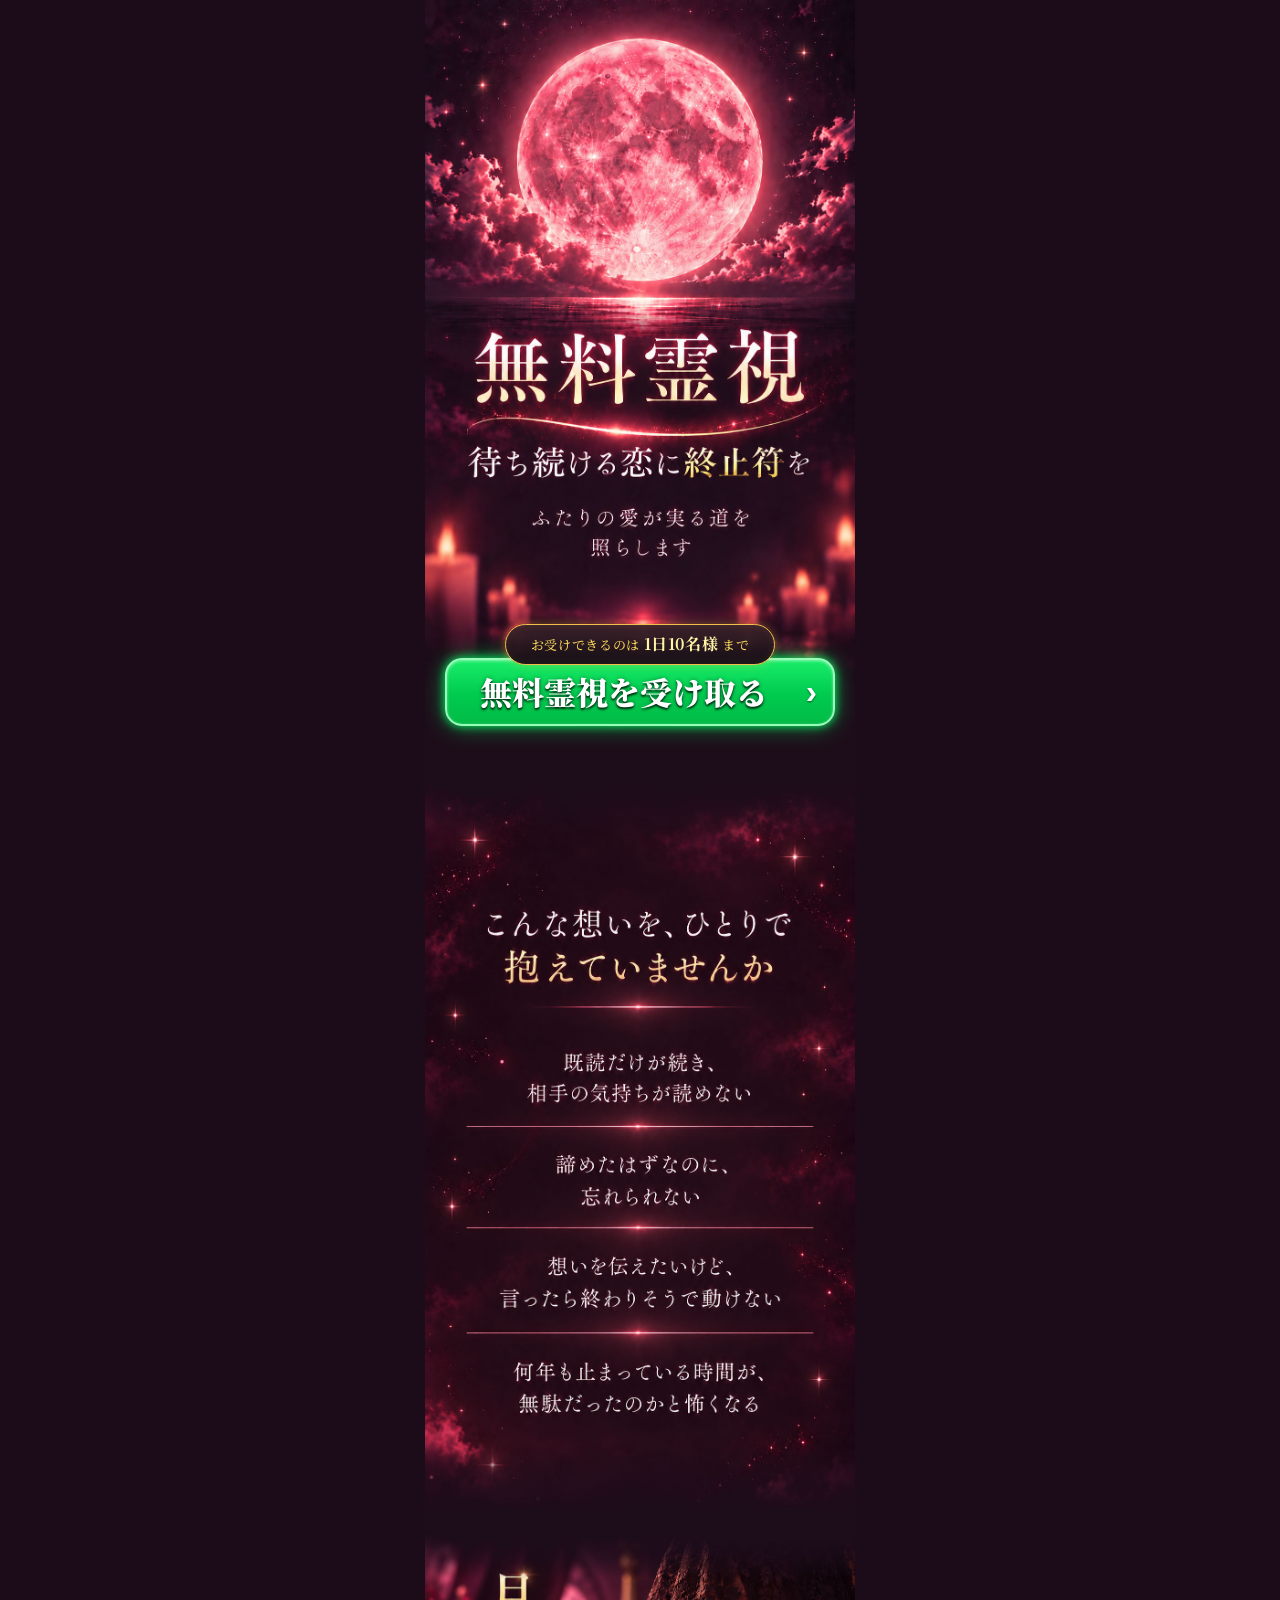
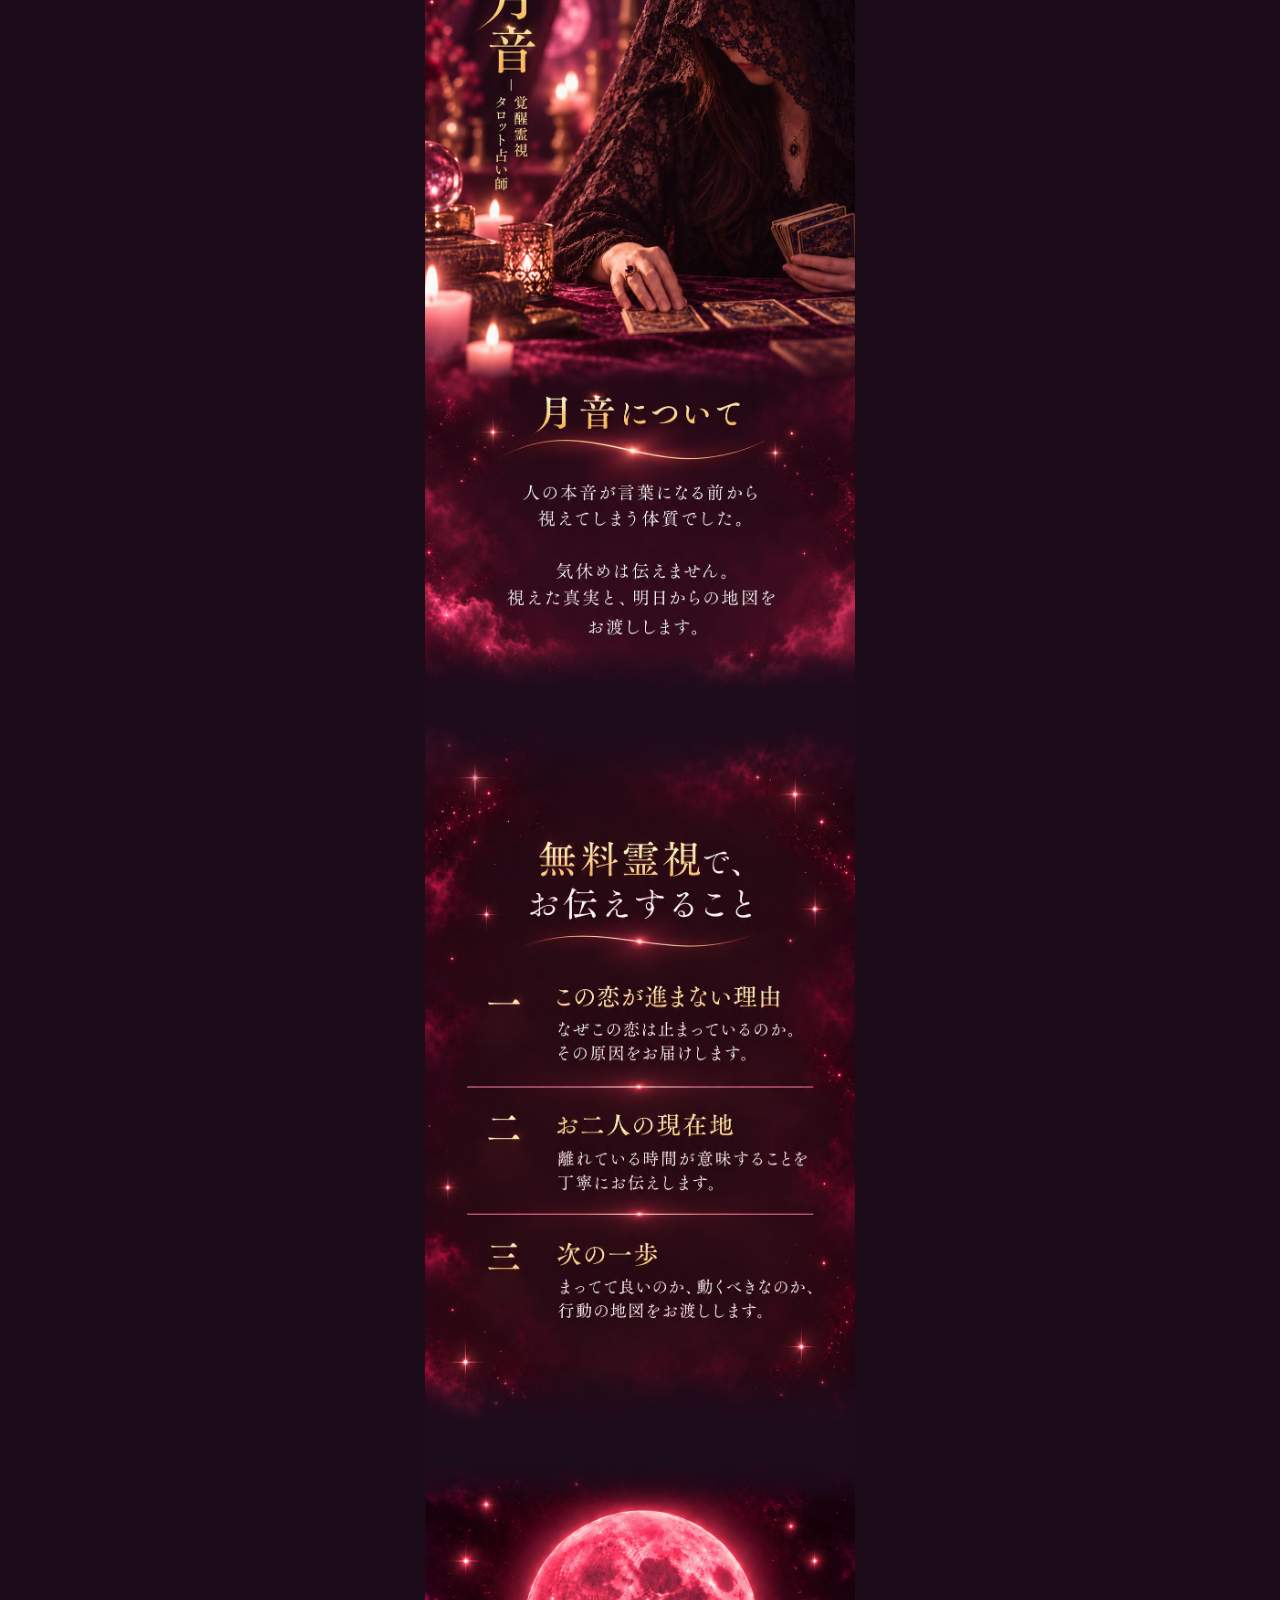
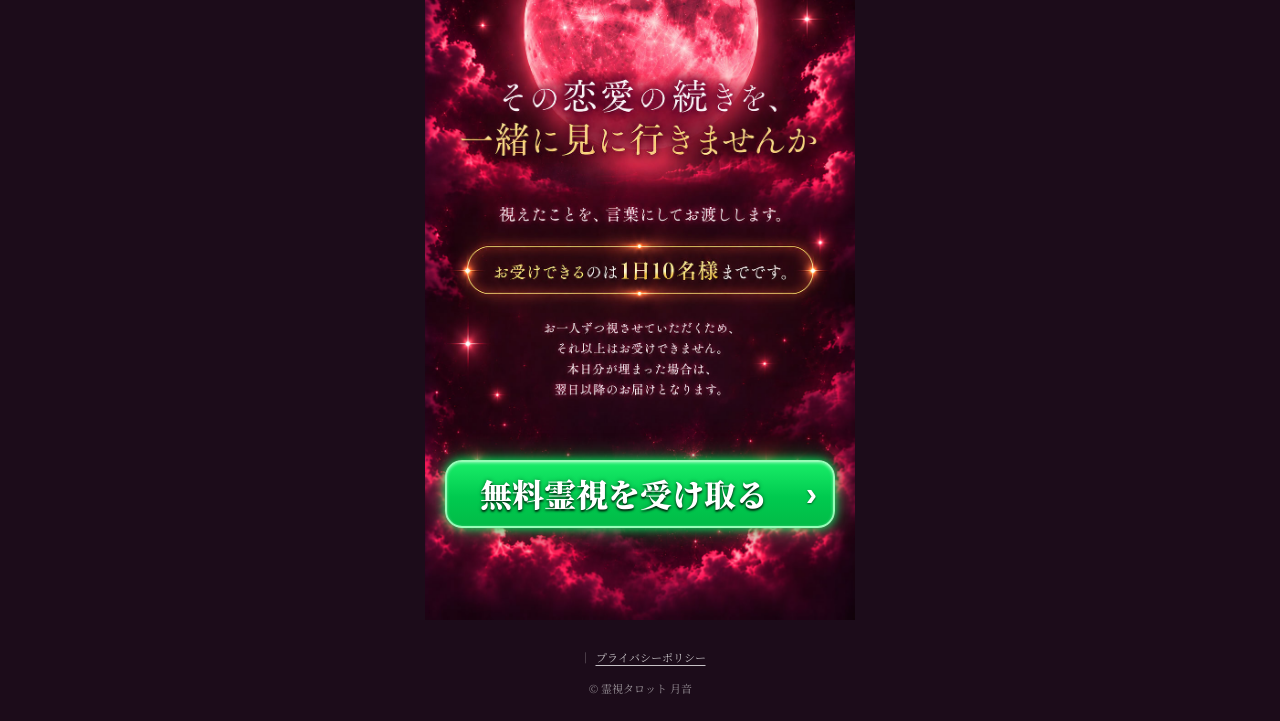
<file: index.html>
<!DOCTYPE html>
<html lang="ja">

<head>
  <meta charset="UTF-8">

  <meta
    name="viewport"
    content="width=device-width, initial-scale=1.0, maximum-scale=1.0"
  >

  <meta name="robots" content="noindex,nofollow">

  <title>無料霊視｜月音</title>

  <link rel="stylesheet" href="./css/style.css">

  <script type="text/javascript">
    (function(c,l,a,r,i,t,y){
        c[a]=c[a]function(){(c[a].q=c[a].q
[]).push(arguments)};
        t=l.createElement(r);t.async=1;t.src="https://www.clarity.ms/tag/"+i;
        y=l.getElementsByTagName(r)[0];y.parentNode.insertBefore(t,y);
    })(window, document, "clarity", "script", "ypl94scwec");
</script>

<!-- Google tag (gtag.js) -->
<script async src="https://www.googletagmanager.com/gtag/js?id=G-2BP462J7MH"></script>
<script>
  window.dataLayer = window.dataLayer || [];
  function gtag(){dataLayer.push(arguments);}
  gtag('js', new Date());

  gtag('config', 'G-2BP462J7MH');
</script>

</head>


<body>

  <main class="lp">

    <!-- =========================
         FV
    ========================== -->
    <section class="fv">

      <div class="fv__image">
        <img
          src="./images/fv.jpg"
          alt="無料霊視 待ち続ける恋に終止符を ふたりの愛が実る道を照らします"
        >
      </div>


      <!-- CTA -->
      <div class="fv__cta">

        <div class="fv__cta-limit">
          お受けできるのは
          <strong>1日10名様</strong>
          まで
        </div>

        <a
          href="https://lin.ee/xtwb2RW"
          class="fv__cta-button"
        >
          無料霊視を受け取る
        </a>

      </div>

    </section>
    <!-- /FV -->


    <!-- =========================
     Section 02
    ========================== -->
    <section class="section02">

    <img
        src="./images/section2_v2.jpg"
        alt="こんな想いを、ひとりで抱えていませんか"
        class="section02__image"
    >

    </section>
    <!-- /Section 02 -->

    <!-- =========================
     Section 03
    ========================== -->
    <section class="section03">

    <img
        src="./images/section3.jpg"
        alt="月音について 覚醒霊視タロット占い師"
        class="section03__image"
    >

    </section>
    <!-- /Section 03 -->

    <!-- =========================
        Section 04
    ========================== -->
    <section class="section04">

    <img
        src="./images/section4_v2.jpg"
        alt="無料霊視でお伝えすること"
        class="section04__image"
    >

    </section>
    <!-- /Section 04 -->

    <!-- =========================
     Section 05
    ========================== -->
    <section class="section05">

    <img
        src="./images/section5.jpg"
        alt="その恋愛の続きを、一緒に見に行きませんか"
        class="section05__image"
    >

    <div class="section05__cta">
        <a
        href="https://lin.ee/rNQXUXv"
        class="section05__cta-button"
        >
        無料霊視を受け取る
        </a>
    </div>

    </section>
    <!-- /Section 05 -->


  </main>

    <!-- =========================
        Floating CTA
    ========================== -->
    <div class="floating-cta" id="floatingCta">

    <a
        href="https://lin.ee/QETCEO3"
        class="floating-cta__button"
    >
        無料霊視を受け取る
    </a>

    </div>
    <!-- /Floating CTA -->

    <!-- =========================
        Footer
    ========================== -->
    <footer class="footer">

    <nav class="footer__nav" aria-label="フッターナビゲーション">
        <!-- <a href="./tokushoho.html">
        特定商取引法に基づく表記
        </a> -->

        <span class="footer__separator">｜</span>

        <a href="./privacy.html">
        プライバシーポリシー
        </a>
    </nav>

    <p class="footer__copyright">
        &copy; 霊視タロット 月音
    </p>

    </footer>
    <!-- /Footer -->

  <script src="./js/main.js"></script>

</body>

</html>
</file>
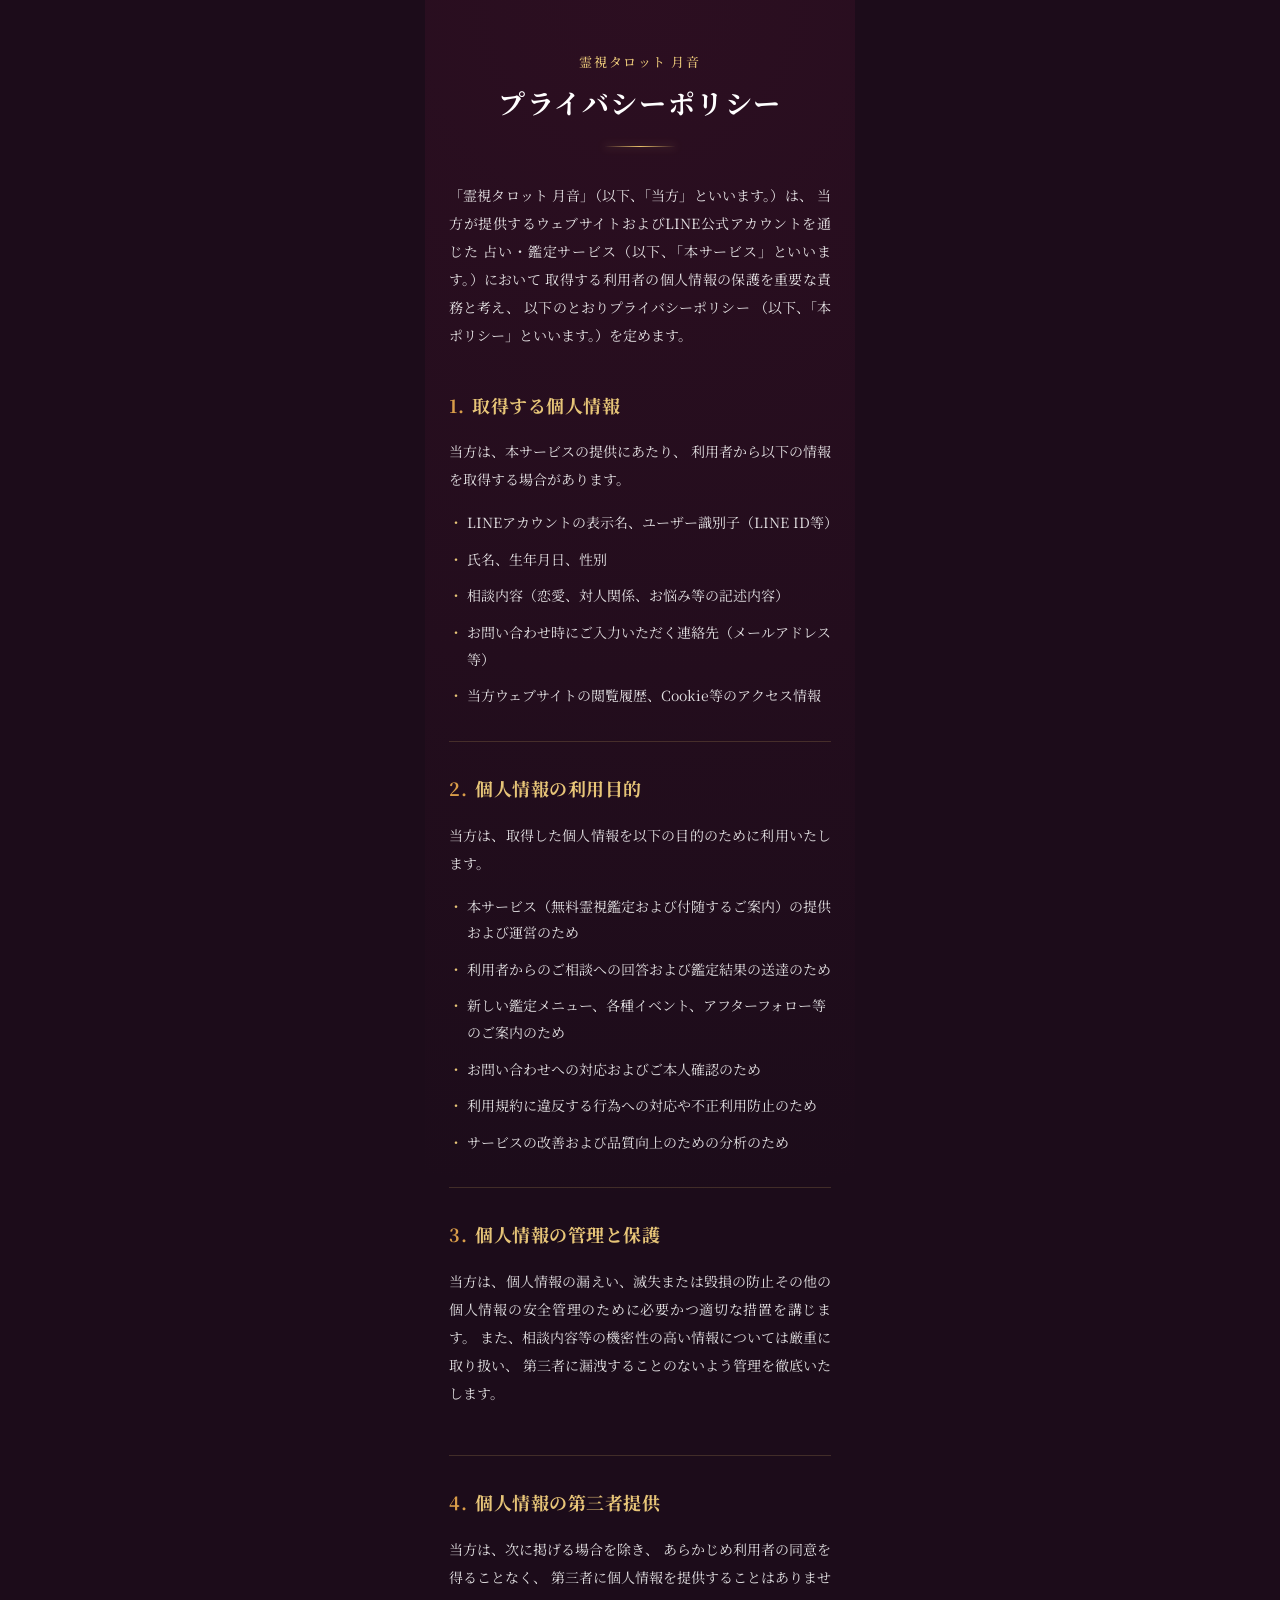
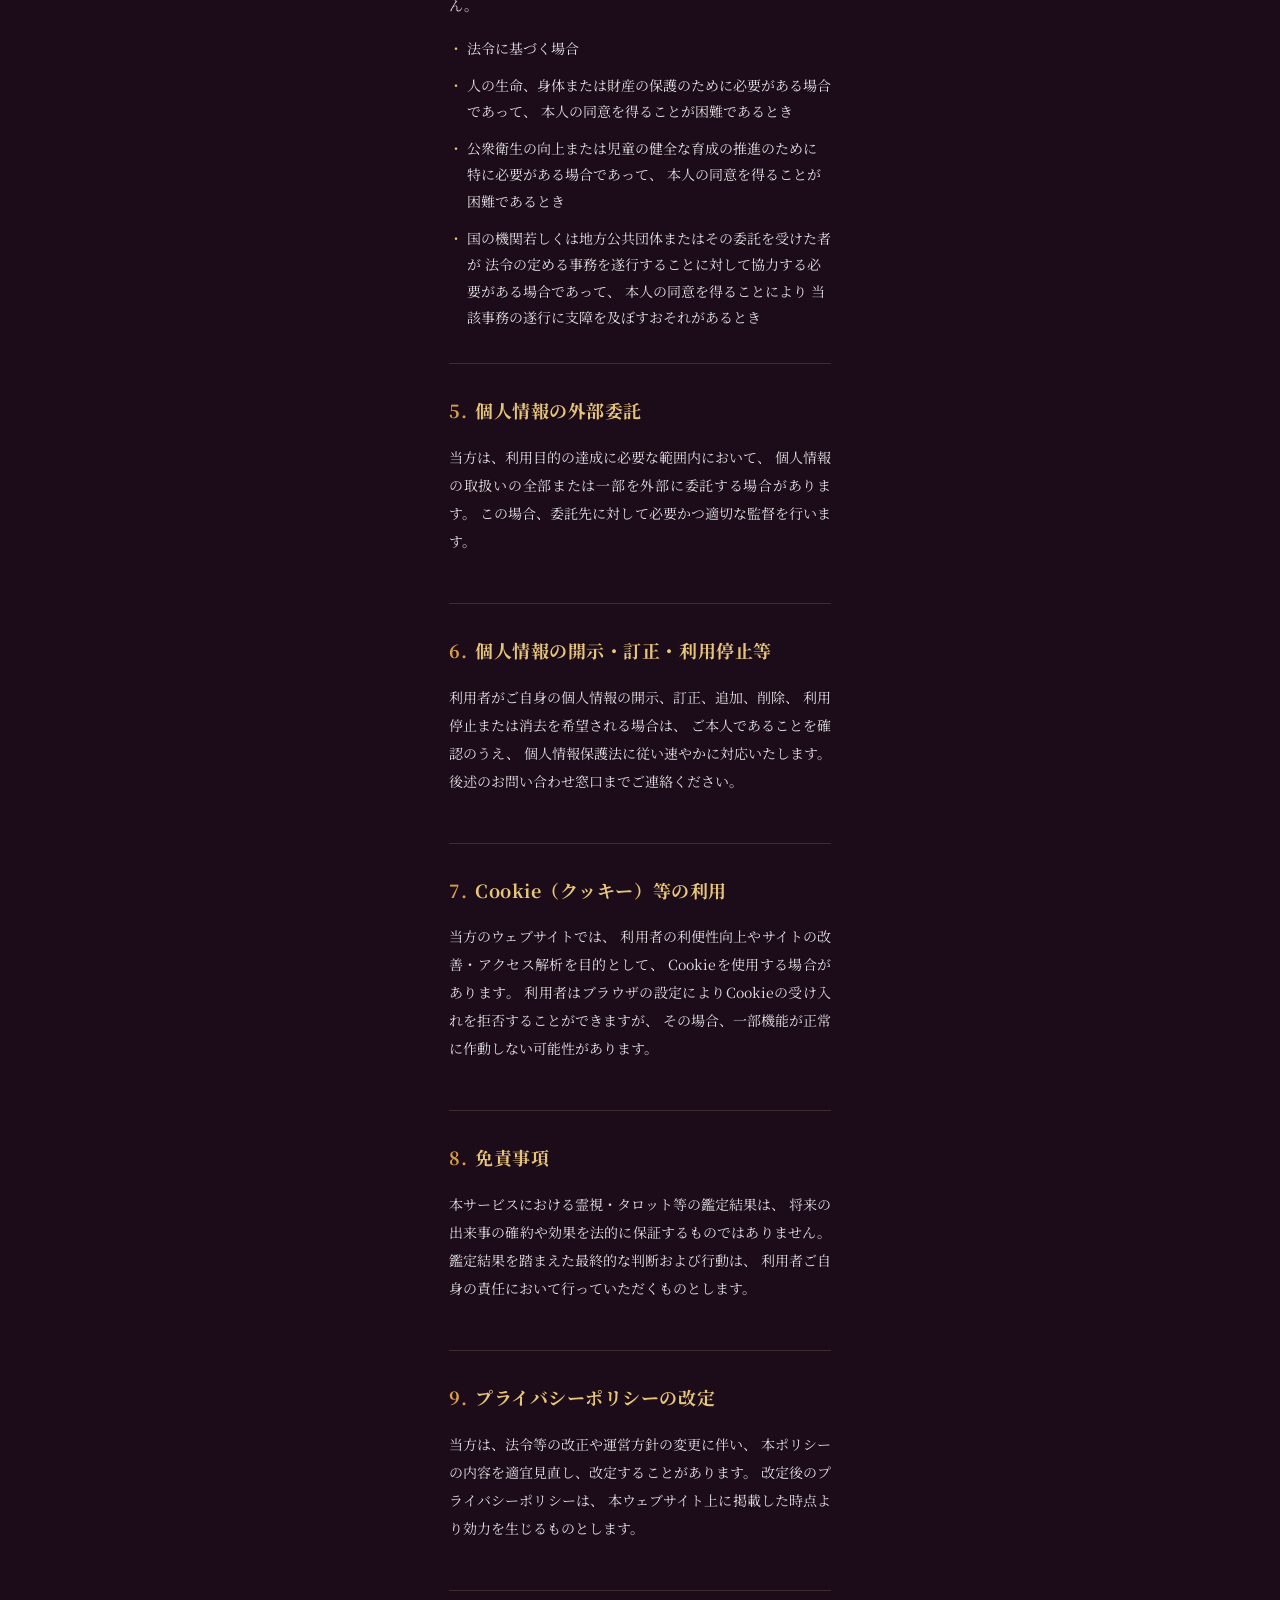
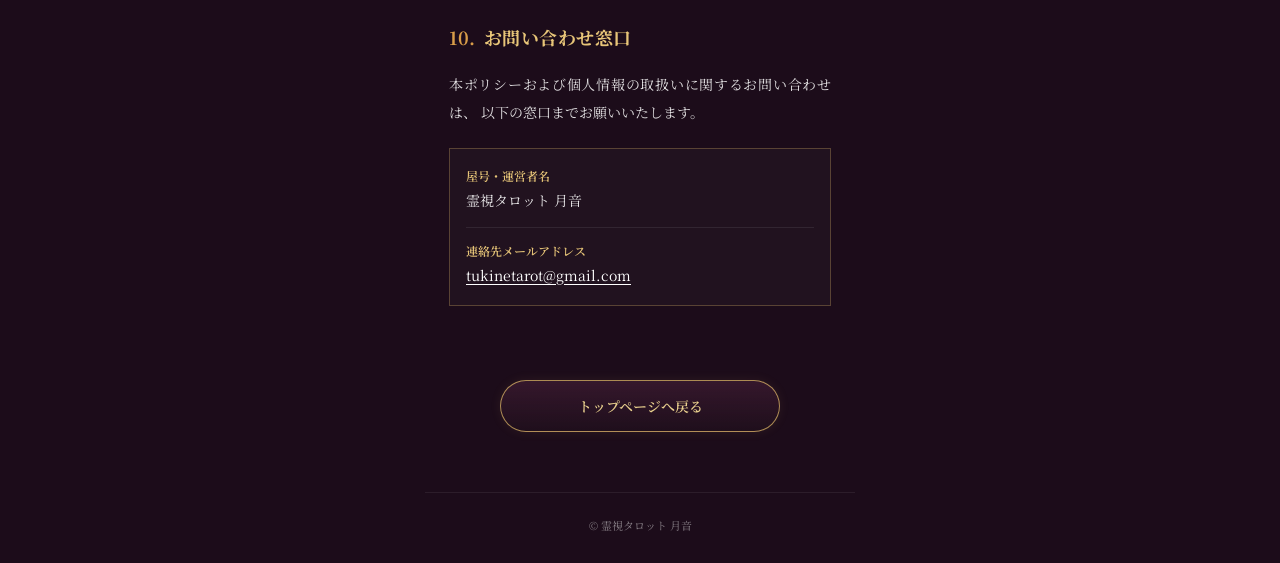
<file: privacy.html>
<!DOCTYPE html>
<html lang="ja">

<head>
  <meta charset="UTF-8">

  <meta
    name="viewport"
    content="width=device-width, initial-scale=1.0"
  >

  <title>プライバシーポリシー｜霊視タロット 月音</title>

  <link
    rel="stylesheet"
    href="./css/style.css"
  >
</head>


<body>

  <main class="privacy">

    <!-- =========================
         Header
    ========================== -->
    <header class="privacy__header">

      <p class="privacy__brand">
        霊視タロット 月音
      </p>

      <h1 class="privacy__title">
        プライバシーポリシー
      </h1>

      <div class="privacy__line"></div>

    </header>


    <!-- =========================
         Contents
    ========================== -->
    <div class="privacy__contents">

      <p class="privacy__intro">
        「霊視タロット 月音」（以下、「当方」といいます。）は、
        当方が提供するウェブサイトおよびLINE公式アカウントを通じた
        占い・鑑定サービス（以下、「本サービス」といいます。）において
        取得する利用者の個人情報の保護を重要な責務と考え、
        以下のとおりプライバシーポリシー
        （以下、「本ポリシー」といいます。）を定めます。
      </p>


      <!-- 1 -->
      <section class="privacy__section">

        <h2 class="privacy__heading">
          <span>1.</span>
          取得する個人情報
        </h2>

        <p>
          当方は、本サービスの提供にあたり、
          利用者から以下の情報を取得する場合があります。
        </p>

        <ul class="privacy__list">
          <li>
            LINEアカウントの表示名、ユーザー識別子（LINE ID等）
          </li>
          <li>
            氏名、生年月日、性別
          </li>
          <li>
            相談内容（恋愛、対人関係、お悩み等の記述内容）
          </li>
          <li>
            お問い合わせ時にご入力いただく連絡先（メールアドレス等）
          </li>
          <li>
            当方ウェブサイトの閲覧履歴、Cookie等のアクセス情報
          </li>
        </ul>

      </section>


      <!-- 2 -->
      <section class="privacy__section">

        <h2 class="privacy__heading">
          <span>2.</span>
          個人情報の利用目的
        </h2>

        <p>
          当方は、取得した個人情報を以下の目的のために利用いたします。
        </p>

        <ul class="privacy__list">
          <li>
            本サービス（無料霊視鑑定および付随するご案内）の提供および運営のため
          </li>
          <li>
            利用者からのご相談への回答および鑑定結果の送達のため
          </li>
          <li>
            新しい鑑定メニュー、各種イベント、アフターフォロー等のご案内のため
          </li>
          <li>
            お問い合わせへの対応およびご本人確認のため
          </li>
          <li>
            利用規約に違反する行為への対応や不正利用防止のため
          </li>
          <li>
            サービスの改善および品質向上のための分析のため
          </li>
        </ul>

      </section>


      <!-- 3 -->
      <section class="privacy__section">

        <h2 class="privacy__heading">
          <span>3.</span>
          個人情報の管理と保護
        </h2>

        <p>
          当方は、個人情報の漏えい、滅失または毀損の防止その他の
          個人情報の安全管理のために必要かつ適切な措置を講じます。
          また、相談内容等の機密性の高い情報については厳重に取り扱い、
          第三者に漏洩することのないよう管理を徹底いたします。
        </p>

      </section>


      <!-- 4 -->
      <section class="privacy__section">

        <h2 class="privacy__heading">
          <span>4.</span>
          個人情報の第三者提供
        </h2>

        <p>
          当方は、次に掲げる場合を除き、
          あらかじめ利用者の同意を得ることなく、
          第三者に個人情報を提供することはありません。
        </p>

        <ul class="privacy__list">
          <li>
            法令に基づく場合
          </li>
          <li>
            人の生命、身体または財産の保護のために必要がある場合であって、
            本人の同意を得ることが困難であるとき
          </li>
          <li>
            公衆衛生の向上または児童の健全な育成の推進のために
            特に必要がある場合であって、
            本人の同意を得ることが困難であるとき
          </li>
          <li>
            国の機関若しくは地方公共団体またはその委託を受けた者が
            法令の定める事務を遂行することに対して協力する必要がある場合であって、
            本人の同意を得ることにより
            当該事務の遂行に支障を及ぼすおそれがあるとき
          </li>
        </ul>

      </section>


      <!-- 5 -->
      <section class="privacy__section">

        <h2 class="privacy__heading">
          <span>5.</span>
          個人情報の外部委託
        </h2>

        <p>
          当方は、利用目的の達成に必要な範囲内において、
          個人情報の取扱いの全部または一部を外部に委託する場合があります。
          この場合、委託先に対して必要かつ適切な監督を行います。
        </p>

      </section>


      <!-- 6 -->
      <section class="privacy__section">

        <h2 class="privacy__heading">
          <span>6.</span>
          個人情報の開示・訂正・利用停止等
        </h2>

        <p>
          利用者がご自身の個人情報の開示、訂正、追加、削除、
          利用停止または消去を希望される場合は、
          ご本人であることを確認のうえ、
          個人情報保護法に従い速やかに対応いたします。
          後述のお問い合わせ窓口までご連絡ください。
        </p>

      </section>


      <!-- 7 -->
      <section class="privacy__section">

        <h2 class="privacy__heading">
          <span>7.</span>
          Cookie（クッキー）等の利用
        </h2>

        <p>
          当方のウェブサイトでは、
          利用者の利便性向上やサイトの改善・アクセス解析を目的として、
          Cookieを使用する場合があります。
          利用者はブラウザの設定によりCookieの受け入れを拒否することができますが、
          その場合、一部機能が正常に作動しない可能性があります。
        </p>

      </section>


      <!-- 8 -->
      <section class="privacy__section">

        <h2 class="privacy__heading">
          <span>8.</span>
          免責事項
        </h2>

        <p>
          本サービスにおける霊視・タロット等の鑑定結果は、
          将来の出来事の確約や効果を法的に保証するものではありません。
          鑑定結果を踏まえた最終的な判断および行動は、
          利用者ご自身の責任において行っていただくものとします。
        </p>

      </section>


      <!-- 9 -->
      <section class="privacy__section">

        <h2 class="privacy__heading">
          <span>9.</span>
          プライバシーポリシーの改定
        </h2>

        <p>
          当方は、法令等の改正や運営方針の変更に伴い、
          本ポリシーの内容を適宜見直し、改定することがあります。
          改定後のプライバシーポリシーは、
          本ウェブサイト上に掲載した時点より効力を生じるものとします。
        </p>

      </section>


      <!-- 10 -->
      <section class="privacy__section privacy__section--contact">

        <h2 class="privacy__heading">
          <span>10.</span>
          お問い合わせ窓口
        </h2>

        <p>
          本ポリシーおよび個人情報の取扱いに関するお問い合わせは、
          以下の窓口までお願いいたします。
        </p>

        <dl class="privacy__contact">

          <div class="privacy__contact-row">
            <dt>屋号・運営者名</dt>
            <dd>霊視タロット 月音</dd>
          </div>

          <div class="privacy__contact-row">
            <dt>連絡先メールアドレス</dt>
            <dd>
              <a href="mailto:tukinetarot@gmail.com">
                tukinetarot@gmail.com
              </a>
            </dd>
          </div>

        </dl>

      </section>


      <!-- 戻る -->
      <div class="privacy__back">

        <a href="./index.html">
          トップページへ戻る
        </a>

      </div>

    </div>


    <!-- =========================
         Footer
    ========================== -->
    <footer class="privacy__footer">

      <p>
        &copy; 霊視タロット 月音
      </p>

    </footer>

  </main>

</body>

</html>
</file>
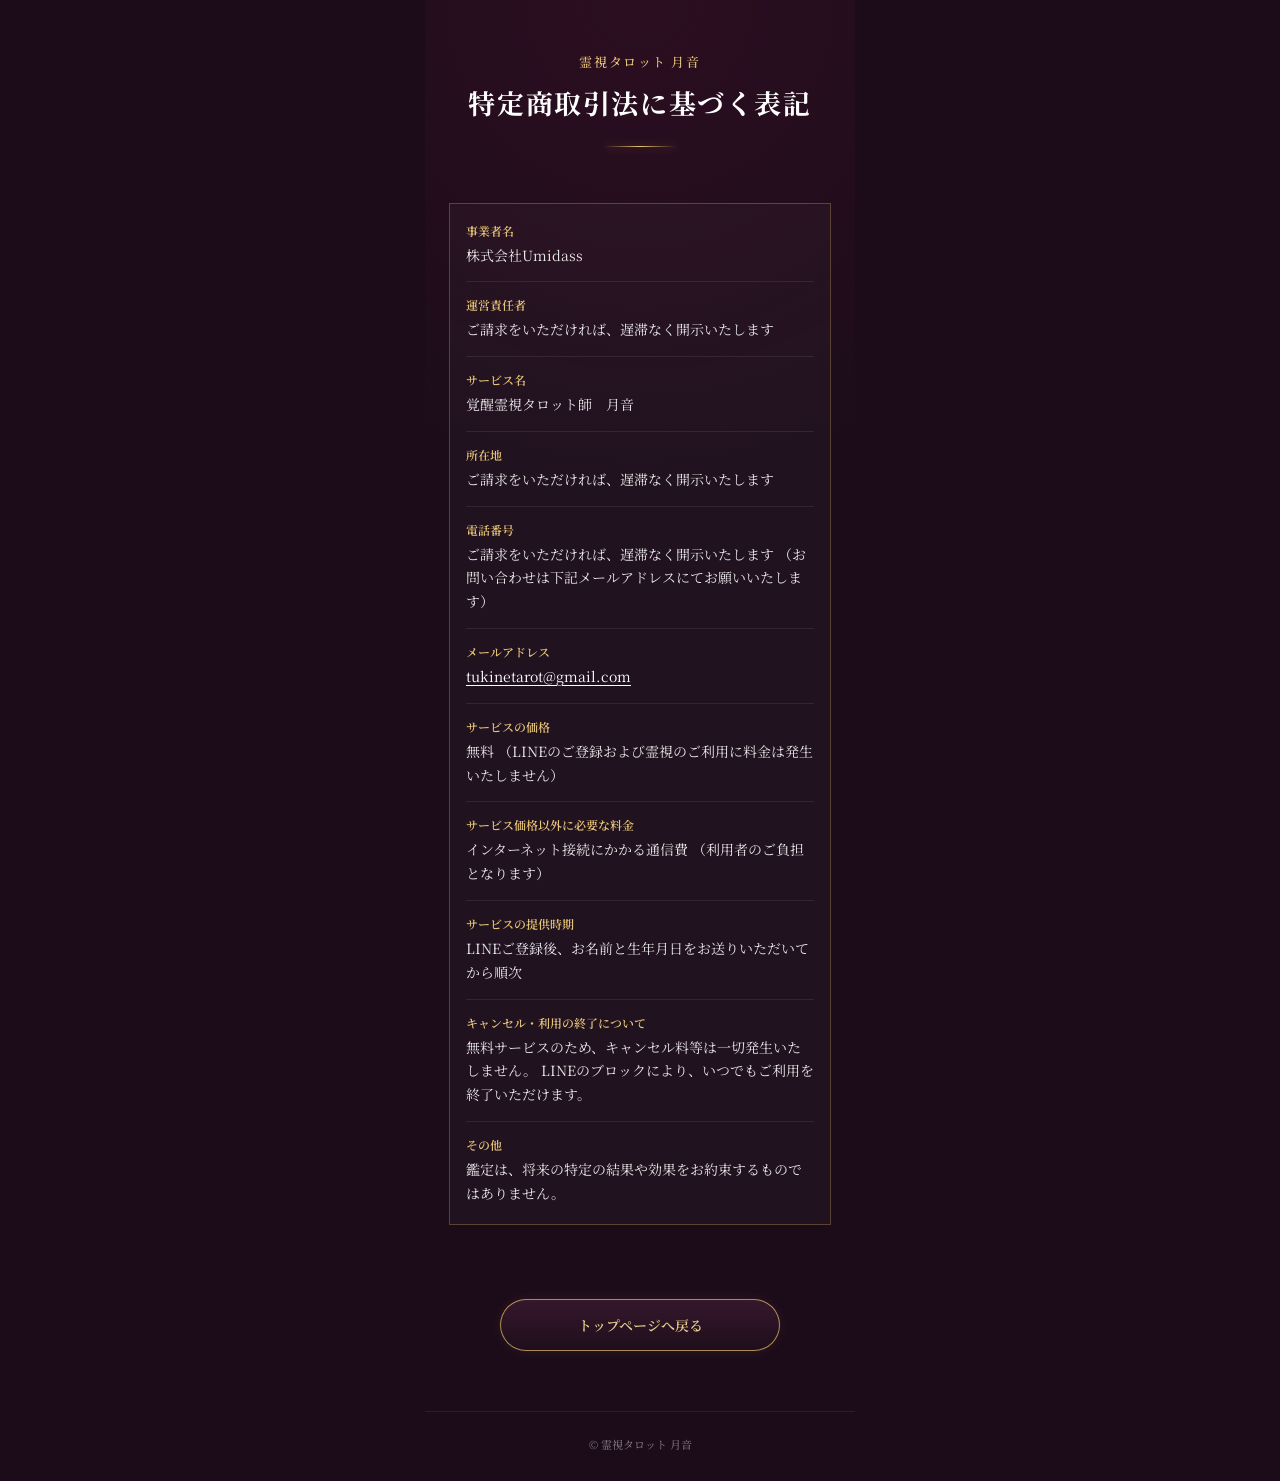
<file: tokushoho.html>
<!DOCTYPE html>
<html lang="ja">

<head>
  <meta charset="UTF-8">

  <meta
    name="viewport"
    content="width=device-width, initial-scale=1.0"
  >

  <title>特定商取引法に基づく表記｜霊視タロット 月音</title>

  <link
    rel="stylesheet"
    href="./css/style.css"
  >
</head>


<body>

  <main class="privacy">

    <!-- =========================
         Header
    ========================== -->
    <header class="privacy__header">

      <p class="privacy__brand">
        霊視タロット 月音
      </p>

      <h1 class="privacy__title">
        特定商取引法に基づく表記
      </h1>

      <div class="privacy__line"></div>

    </header>


    <!-- =========================
         Contents
    ========================== -->
    <div class="privacy__contents">

      <section class="privacy__section privacy__section--contact">

        <dl class="privacy__contact">

          <!-- 事業者名 -->
          <div class="privacy__contact-row">
            <dt>事業者名</dt>
            <dd>
              株式会社Umidass
            </dd>
          </div>


          <!-- 運営責任者 -->
          <div class="privacy__contact-row">
            <dt>運営責任者</dt>
            <dd>
              ご請求をいただければ、遅滞なく開示いたします
            </dd>
          </div>


          <!-- サービス名 -->
          <div class="privacy__contact-row">
            <dt>サービス名</dt>
            <dd>
              覚醒霊視タロット師　月音
            </dd>
          </div>


          <!-- 所在地 -->
          <div class="privacy__contact-row">
            <dt>所在地</dt>
            <dd>
              ご請求をいただければ、遅滞なく開示いたします
            </dd>
          </div>


          <!-- 電話番号 -->
          <div class="privacy__contact-row">
            <dt>電話番号</dt>
            <dd>
              ご請求をいただければ、遅滞なく開示いたします
              （お問い合わせは下記メールアドレスにてお願いいたします）
            </dd>
          </div>


          <!-- メールアドレス -->
          <div class="privacy__contact-row">
            <dt>メールアドレス</dt>
            <dd>
              <a href="mailto:tukinetarot@gmail.com">
                tukinetarot@gmail.com
              </a>
            </dd>
          </div>


          <!-- サービスの価格 -->
          <div class="privacy__contact-row">
            <dt>サービスの価格</dt>
            <dd>
              無料
              （LINEのご登録および霊視のご利用に料金は発生いたしません）
            </dd>
          </div>


          <!-- サービス価格以外に必要な料金 -->
          <div class="privacy__contact-row">
            <dt>サービス価格以外に必要な料金</dt>
            <dd>
              インターネット接続にかかる通信費
              （利用者のご負担となります）
            </dd>
          </div>


          <!-- サービスの提供時期 -->
          <div class="privacy__contact-row">
            <dt>サービスの提供時期</dt>
            <dd>
              LINEご登録後、お名前と生年月日をお送りいただいてから順次
            </dd>
          </div>


          <!-- キャンセル・利用の終了について -->
          <div class="privacy__contact-row">
            <dt>キャンセル・利用の終了について</dt>
            <dd>
              無料サービスのため、キャンセル料等は一切発生いたしません。
              LINEのブロックにより、いつでもご利用を終了いただけます。
            </dd>
          </div>


          <!-- その他 -->
          <div class="privacy__contact-row">
            <dt>その他</dt>
            <dd>
              鑑定は、将来の特定の結果や効果をお約束するものではありません。
            </dd>
          </div>

        </dl>

      </section>


      <!-- =========================
           Legal Links
      ========================== -->
      <div class="privacy__back">

        <a href="./index.html">
          トップページへ戻る
        </a>

      </div>

    </div>


    <!-- =========================
         Footer
    ========================== -->
    <footer class="privacy__footer">

      <p>
        &copy; 霊視タロット 月音
      </p>

    </footer>

  </main>

</body>

</html>
</file>
<file: css/style.css>
@import url('https://fonts.googleapis.com/css2?family=Noto+Serif+JP:wght@500;600;700;800;900&display=swap');


/* ========================================
   Reset
======================================== */

*,
*::before,
*::after {
  box-sizing: border-box;
}

html {
  margin: 0;
  padding: 0;
}

body {
  margin: 0;
  padding: 0;

  background: #1c0c1a;

  font-family:
    "Noto Serif JP",
    "Hiragino Mincho ProN",
    "Yu Mincho",
    "YuMincho",
    serif;

  color: #fff;
}

img {
  display: block;

  width: 100%;
  height: auto;
}

a {
  color: inherit;
  text-decoration: none;
}


/* ========================================
   LP
======================================== */

.lp {
  width: 100%;
  max-width: 430px;

  margin: 0 auto;

  overflow: hidden;

  background: #1c0c1a;
}


/* ========================================
   FV
======================================== */

.fv {
  position: relative;

  width: 100%;
}

.fv__image {
  width: 100%;
}

.fv__image img {
  width: 100%;
  height: auto;
}


/* ========================================
   FV CTA
======================================== */

.fv__cta {
  position: absolute;

  left: 50%;
  bottom: 38px;

  z-index: 10;

  width: calc(100% - 40px);

  transform: translateX(-50%);

  display: flex;
  flex-direction: column;
  align-items: center;
}


/* 1日10名様まで */

.fv__cta-limit {
  position: relative;
  z-index: 2;

  min-width: 270px;

  margin-bottom: -7px;

  padding:
    8px
    18px
    9px;

  border: 1px solid #f2bf4d;
  border-radius: 999px;

  background:
    linear-gradient(
      180deg,
      rgba(58, 34, 42, 0.97) 0%,
      rgba(21, 12, 20, 0.98) 100%
    );

  box-shadow:
    0 0 10px rgba(255, 196, 67, 0.35),
    inset 0 0 8px rgba(255, 210, 98, 0.08);

  color: #f8d65c;

  font-size: 13px;
  font-weight: 500;
  line-height: 1.4;
  letter-spacing: 0.05em;

  text-align: center;

  white-space: nowrap;
}

.fv__cta-limit strong {
  color: #fff3a6;

  font-size: 16px;
  font-weight: 700;
}


/* ========================================
   FV CTA Button
======================================== */

.fv__cta-button {
  position: relative;

  width: 100%;
  height: 68px;

  display: flex;
  align-items: center;
  justify-content: center;

  padding:
    0
    46px
    0
    14px;

  border: 2px solid rgba(159, 255, 189, 0.95);
  border-radius: 17px;

  background:
    linear-gradient(
      180deg,
      #19ed68 0%,
      #00ca4f 55%,
      #02bc47 100%
    );

  box-shadow:
    0 0 10px rgba(0, 255, 102, 0.9),
    0 0 25px rgba(0, 255, 102, 0.45),
    inset 0 1px 3px rgba(255, 255, 255, 0.5);

  color: #fff;

  font-family:
    "Noto Serif JP",
    "Yu Mincho",
    "YuMincho",
    serif;

  font-size: 32px;
  font-weight: 900;
  line-height: 1.1;
  letter-spacing: 0;

  text-align: center;

  white-space: nowrap;

  text-shadow:
    0 2px 2px rgba(0, 0, 0, 0.72),
    0 0 4px rgba(0, 0, 0, 0.38);

  transition:
    opacity 0.2s ease,
    transform 0.2s ease;
}

.fv__cta-button::after {
  content: "›";

  position: absolute;

  top: 50%;
  right: 16px;

  transform: translateY(-53%);

  font-family:
    Arial,
    sans-serif;

  font-size: 34px;
  font-weight: 700;
  line-height: 1;

  color: #fff;

  text-shadow:
    0 1px 2px rgba(0, 0, 0, 0.55);
}

.fv__cta-button:active {
  transform: scale(0.98);

  opacity: 0.9;
}


/* ========================================
   FV 430px以下
======================================== */

@media screen and (max-width: 430px) {

  .fv__cta {
    bottom: 8.84vw;

    width: calc(100% - 9.3vw);
  }


  .fv__cta-limit {
    min-width: 62.79vw;

    margin-bottom: -1.63vw;

    padding:
      1.86vw
      4.19vw
      2.09vw;

    border-width: 0.23vw;
    border-radius: 232.56vw;

    font-size: 3.02vw;
  }


  .fv__cta-limit strong {
    font-size: 3.72vw;
  }


  .fv__cta-button {
    height: 15.81vw;

    padding:
      0
      10.7vw
      0
      3.26vw;

    border-width: 0.47vw;
    border-radius: 3.95vw;

    font-size: 7.44vw;
    font-weight: 900;

    line-height: 1.1;
    letter-spacing: 0;
  }


  .fv__cta-button::after {
    right: 3.72vw;

    font-size: 7.91vw;
  }

}


/* ========================================
   Section 02
======================================== */

.section02 {
  width: 100%;

  margin: 0;
  padding: 0;

  background: #1c0c1a;
}

.section02__image {
  display: block;

  width: 100%;
  height: auto;

  margin: 0;
}


/* ========================================
   Section 03
======================================== */

.section03 {
  width: 100%;

  margin: 0;
  padding: 0;

  background: #1c0c1a;
}

.section03__image {
  display: block;

  width: 100%;
  height: auto;

  margin: 0;
  padding: 0;
}


/* ========================================
   Section 04
======================================== */

.section04 {
  width: 100%;

  margin: 0;
  padding: 0;

  background: #1c0c1a;
}

.section04__image {
  display: block;

  width: 100%;
  height: auto;

  margin: 0;
  padding: 0;
}


/* ========================================
   Section 05
======================================== */

.section05 {
  position: relative;

  width: 100%;

  margin: 0;
  padding: 0;

  background: #1c0c1a;
}

.section05__image {
  display: block;

  width: 100%;
  height: auto;

  margin: 0;
  padding: 0;
}


/* ========================================
   Section 05 CTA
======================================== */

.section05__cta {
  position: absolute;

  left: 50%;
  bottom: 92px;

  z-index: 10;

  width: calc(100% - 40px);

  transform: translateX(-50%);
}

.section05__cta-button {
  position: relative;

  width: 100%;
  height: 68px;

  display: flex;
  align-items: center;
  justify-content: center;

  padding:
    0
    46px
    0
    14px;

  border: 2px solid rgba(159, 255, 189, 0.95);
  border-radius: 17px;

  background:
    linear-gradient(
      180deg,
      #19ed68 0%,
      #00ca4f 55%,
      #02bc47 100%
    );

  box-shadow:
    0 0 10px rgba(0, 255, 102, 0.9),
    0 0 25px rgba(0, 255, 102, 0.45),
    inset 0 1px 3px rgba(255, 255, 255, 0.5);

  color: #fff;

  font-family:
    "Noto Serif JP",
    "Yu Mincho",
    "YuMincho",
    serif;

  font-size: 32px;
  font-weight: 900;
  line-height: 1.1;
  letter-spacing: 0;

  text-align: center;

  white-space: nowrap;

  text-shadow:
    0 2px 2px rgba(0, 0, 0, 0.72),
    0 0 4px rgba(0, 0, 0, 0.38);

  transition:
    opacity 0.2s ease,
    transform 0.2s ease;
}

.section05__cta-button::after {
  content: "›";

  position: absolute;

  top: 50%;
  right: 16px;

  transform: translateY(-53%);

  font-family:
    Arial,
    sans-serif;

  font-size: 34px;
  font-weight: 700;
  line-height: 1;

  color: #fff;

  text-shadow:
    0 1px 2px rgba(0, 0, 0, 0.55);
}

.section05__cta-button:active {
  transform: scale(0.98);

  opacity: 0.9;
}


/* ========================================
   Section 05 430px以下
======================================== */

@media screen and (max-width: 430px) {

  .section05__cta {
    bottom: 21.4vw;

    width: calc(100% - 9.3vw);
  }


  .section05__cta-button {
    height: 15.81vw;

    padding:
      0
      10.7vw
      0
      3.26vw;

    border-width: 0.47vw;
    border-radius: 3.95vw;

    font-size: 7.44vw;
    font-weight: 900;

    line-height: 1.1;
    letter-spacing: 0;
  }


  .section05__cta-button::after {
    right: 3.72vw;

    font-size: 7.91vw;
  }

}


/* ========================================
   Footer
======================================== */

.footer {
  width: 100%;

  padding:
    28px
    15px
    24px;

  background: #1c0c1a;

  color: rgba(255, 255, 255, 0.75);

  text-align: center;
}

.footer__nav {
  display: flex;
  align-items: center;
  justify-content: center;

  flex-wrap: wrap;

  font-size: 11px;
  line-height: 1.8;
}

.footer__nav a {
  color: rgba(255, 255, 255, 0.75);

  text-decoration: underline;
  text-underline-offset: 3px;

  transition:
    opacity 0.2s ease;
}

.footer__nav a:hover {
  opacity: 0.7;
}

.footer__separator {
  margin:
    0
    5px;

  color: rgba(255, 255, 255, 0.45);
}

.footer__copyright {
  margin:
    12px
    0
    0;

  font-size: 11px;
  line-height: 1.6;

  color: rgba(255, 255, 255, 0.55);
}


/* ========================================
   Footer 430px以下
======================================== */

@media screen and (max-width: 430px) {

  .footer {
    padding:
      6.51vw
      3.49vw
      5.58vw;
  }


  .footer__nav {
    font-size: 2.56vw;
  }


  .footer__separator {
    margin:
      0
      1.16vw;
  }


  .footer__copyright {
    margin-top: 2.79vw;

    font-size: 2.56vw;
  }

}


/* ========================================
   Floating CTA
======================================== */

.floating-cta {
  position: fixed;

  left: 50%;
  bottom: 14px;

  z-index: 1000;

  width: calc(100% - 28px);
  max-width: 390px;

  transform:
    translateX(-50%)
    translateY(20px);

  opacity: 0;
  visibility: hidden;
  pointer-events: none;

  transition:
    opacity 0.3s ease,
    transform 0.3s ease,
    visibility 0.3s ease;
}


/* 表示時 */

.floating-cta.is-visible {
  transform:
    translateX(-50%)
    translateY(0);

  opacity: 1;
  visibility: visible;
  pointer-events: auto;
}


/* ========================================
   Floating CTA Button
======================================== */

.floating-cta__button {
  position: relative;

  width: 100%;
  height: 64px;

  display: flex;
  align-items: center;
  justify-content: center;

  padding:
    0
    44px
    0
    12px;

  border: 2px solid rgba(159, 255, 189, 0.95);
  border-radius: 16px;

  background:
    linear-gradient(
      180deg,
      #19ed68 0%,
      #00ca4f 55%,
      #02bc47 100%
    );

  box-shadow:
    0 0 10px rgba(0, 255, 102, 0.9),
    0 0 22px rgba(0, 255, 102, 0.42),
    inset 0 1px 3px rgba(255, 255, 255, 0.5);

  color: #fff;

  font-family:
    "Noto Serif JP",
    "Yu Mincho",
    "YuMincho",
    serif;

  font-size: 31px;
  font-weight: 900;
  line-height: 1.1;
  letter-spacing: 0;

  text-align: center;

  white-space: nowrap;

  text-shadow:
    0 2px 2px rgba(0, 0, 0, 0.72),
    0 0 4px rgba(0, 0, 0, 0.38);
}

.floating-cta__button::after {
  content: "›";

  position: absolute;

  top: 50%;
  right: 15px;

  transform: translateY(-53%);

  font-family:
    Arial,
    sans-serif;

  font-size: 31px;
  font-weight: 700;
  line-height: 1;

  color: #fff;

  text-shadow:
    0 1px 2px rgba(0, 0, 0, 0.55);
}

.floating-cta__button:active {
  transform: scale(0.98);
}


/* ========================================
   Floating CTA 430px以下
======================================== */

@media screen and (max-width: 430px) {

  .floating-cta {
    bottom:
      calc(
        3.26vw +
        env(safe-area-inset-bottom)
      );

    width: calc(100% - 6.51vw);
  }


  .floating-cta__button {
    height: 14.88vw;

    padding:
      0
      10.23vw
      0
      2.79vw;

    border-width: 0.47vw;
    border-radius: 3.72vw;

    font-size: 7.21vw;
    font-weight: 900;

    line-height: 1.1;
    letter-spacing: 0;
  }


  .floating-cta__button::after {
    right: 3.49vw;

    font-size: 7.21vw;
  }

}

/* ========================================
   Privacy Policy
======================================== */

.privacy {
  width: 100%;
  max-width: 430px;

  min-height: 100vh;

  margin: 0 auto;

  background:
    radial-gradient(
      circle at 50% 0%,
      rgba(116, 25, 63, 0.18) 0%,
      rgba(28, 12, 26, 0) 32%
    ),
    #1c0c1a;

  color: #fff;
}


/* ========================================
   Privacy Header
======================================== */

.privacy__header {
  padding:
    52px
    24px
    34px;

  text-align: center;
}

.privacy__brand {
  margin:
    0
    0
    12px;

  color: #e7c578;

  font-size: 13px;
  font-weight: 500;
  letter-spacing: 0.12em;
}

.privacy__title {
  margin: 0;

  color: #fff;

  font-size: 27px;
  font-weight: 700;
  line-height: 1.5;
  letter-spacing: 0.06em;
}

.privacy__line {
  width: 72px;
  height: 1px;

  margin:
    22px
    auto
    0;

  background:
    linear-gradient(
      90deg,
      rgba(232, 192, 107, 0) 0%,
      #e8c06b 50%,
      rgba(232, 192, 107, 0) 100%
    );

  box-shadow:
    0 0 8px rgba(232, 192, 107, 0.45);
}


/* ========================================
   Privacy Contents
======================================== */

.privacy__contents {
  padding:
    0
    24px
    50px;
}

.privacy__intro {
  margin:
    0
    0
    42px;

  font-size: 14px;
  font-weight: 400;
  line-height: 2;

  text-align: justify;

  color: rgba(255, 255, 255, 0.88);
}


/* ========================================
   Privacy Section
======================================== */

.privacy__section {
  padding:
    0
    0
    32px;

  margin:
    0
    0
    32px;

  border-bottom:
    1px solid rgba(232, 192, 107, 0.18);
}

.privacy__heading {
  display: flex;
  align-items: baseline;

  gap: 8px;

  margin:
    0
    0
    18px;

  color: #e7c578;

  font-size: 18px;
  font-weight: 700;
  line-height: 1.6;

  letter-spacing: 0.03em;
}

.privacy__heading span {
  flex-shrink: 0;

  color: #d99d49;
}

.privacy__section p {
  margin:
    0
    0
    16px;

  font-size: 14px;
  font-weight: 400;
  line-height: 2;

  text-align: justify;

  color: rgba(255, 255, 255, 0.87);
}


/* ========================================
   Privacy List
======================================== */

.privacy__list {
  margin:
    16px
    0
    0;

  padding: 0;

  list-style: none;
}

.privacy__list li {
  position: relative;

  margin:
    0
    0
    10px;

  padding-left: 18px;

  font-size: 14px;
  font-weight: 400;
  line-height: 1.9;

  color: rgba(255, 255, 255, 0.87);
}

.privacy__list li:last-child {
  margin-bottom: 0;
}

.privacy__list li::before {
  content: "・";

  position: absolute;

  top: 0;
  left: 0;

  color: #e7c578;
}


/* ========================================
   Contact
======================================== */

.privacy__section--contact {
  border-bottom: none;

  margin-bottom: 18px;
}

.privacy__contact {
  margin:
    22px
    0
    0;

  padding:
    18px
    16px;

  border:
    1px solid rgba(232, 192, 107, 0.28);

  background:
    rgba(255, 255, 255, 0.025);
}

.privacy__contact-row {
  padding:
    0
    0
    14px;

  margin:
    0
    0
    14px;

  border-bottom:
    1px solid rgba(255, 255, 255, 0.08);
}

.privacy__contact-row:last-child {
  padding-bottom: 0;
  margin-bottom: 0;

  border-bottom: none;
}

.privacy__contact dt {
  margin:
    0
    0
    5px;

  color: #e7c578;

  font-size: 12px;
  font-weight: 600;
}

.privacy__contact dd {
  margin: 0;

  color: rgba(255, 255, 255, 0.9);

  font-size: 14px;
  line-height: 1.7;
}

.privacy__contact a {
  color: #fff;

  text-decoration: underline;
  text-underline-offset: 3px;

  overflow-wrap: anywhere;
}


/* ========================================
   Back Button
======================================== */

.privacy__back {
  margin:
    42px
    0
    10px;

  text-align: center;
}

.privacy__back a {
  width: 100%;
  max-width: 280px;
  height: 52px;

  display: inline-flex;
  align-items: center;
  justify-content: center;

  border:
    1px solid rgba(232, 192, 107, 0.7);

  border-radius: 999px;

  color: #ead18e;

  font-size: 14px;
  font-weight: 600;

  background:
    linear-gradient(
      180deg,
      rgba(67, 30, 54, 0.65) 0%,
      rgba(31, 15, 28, 0.95) 100%
    );

  box-shadow:
    0 0 12px rgba(232, 192, 107, 0.08);

  transition:
    opacity 0.2s ease,
    transform 0.2s ease;
}

.privacy__back a:active {
  transform: scale(0.98);

  opacity: 0.8;
}


/* ========================================
   Privacy Footer
======================================== */

.privacy__footer {
  padding:
    24px
    16px
    28px;

  border-top:
    1px solid rgba(255, 255, 255, 0.07);

  text-align: center;
}

.privacy__footer p {
  margin: 0;

  color: rgba(255, 255, 255, 0.48);

  font-size: 11px;
  line-height: 1.6;
}


/* ========================================
   Privacy 430px以下
======================================== */

@media screen and (max-width: 430px) {

  .privacy__header {
    padding:
      12.09vw
      5.58vw
      7.91vw;
  }

  .privacy__brand {
    margin-bottom: 2.79vw;

    font-size: 3.02vw;
  }

  .privacy__title {
    font-size: 6.28vw;
  }

  .privacy__line {
    width: 16.74vw;
    height: 0.23vw;

    margin-top: 5.12vw;
  }

  .privacy__contents {
    padding:
      0
      5.58vw
      11.63vw;
  }

  .privacy__intro {
    margin-bottom: 9.77vw;

    font-size: 3.26vw;
  }

  .privacy__section {
    padding-bottom: 7.44vw;

    margin-bottom: 7.44vw;
  }

  .privacy__heading {
    gap: 1.86vw;

    margin-bottom: 4.19vw;

    font-size: 4.19vw;
  }

  .privacy__section p {
    margin-bottom: 3.72vw;

    font-size: 3.26vw;
  }

  .privacy__list {
    margin-top: 3.72vw;
  }

  .privacy__list li {
    margin-bottom: 2.33vw;

    padding-left: 4.19vw;

    font-size: 3.26vw;
  }

  .privacy__contact {
    margin-top: 5.12vw;

    padding:
      4.19vw
      3.72vw;
  }

  .privacy__contact-row {
    padding-bottom: 3.26vw;

    margin-bottom: 3.26vw;
  }

  .privacy__contact dt {
    margin-bottom: 1.16vw;

    font-size: 2.79vw;
  }

  .privacy__contact dd {
    font-size: 3.26vw;
  }

  .privacy__back {
    margin:
      9.77vw
      0
      2.33vw;
  }

  .privacy__back a {
    max-width: 65.12vw;
    height: 12.09vw;

    font-size: 3.26vw;
  }

  .privacy__footer {
    padding:
      5.58vw
      3.72vw
      6.51vw;
  }

  .privacy__footer p {
    font-size: 2.56vw;
  }

}
</file>
